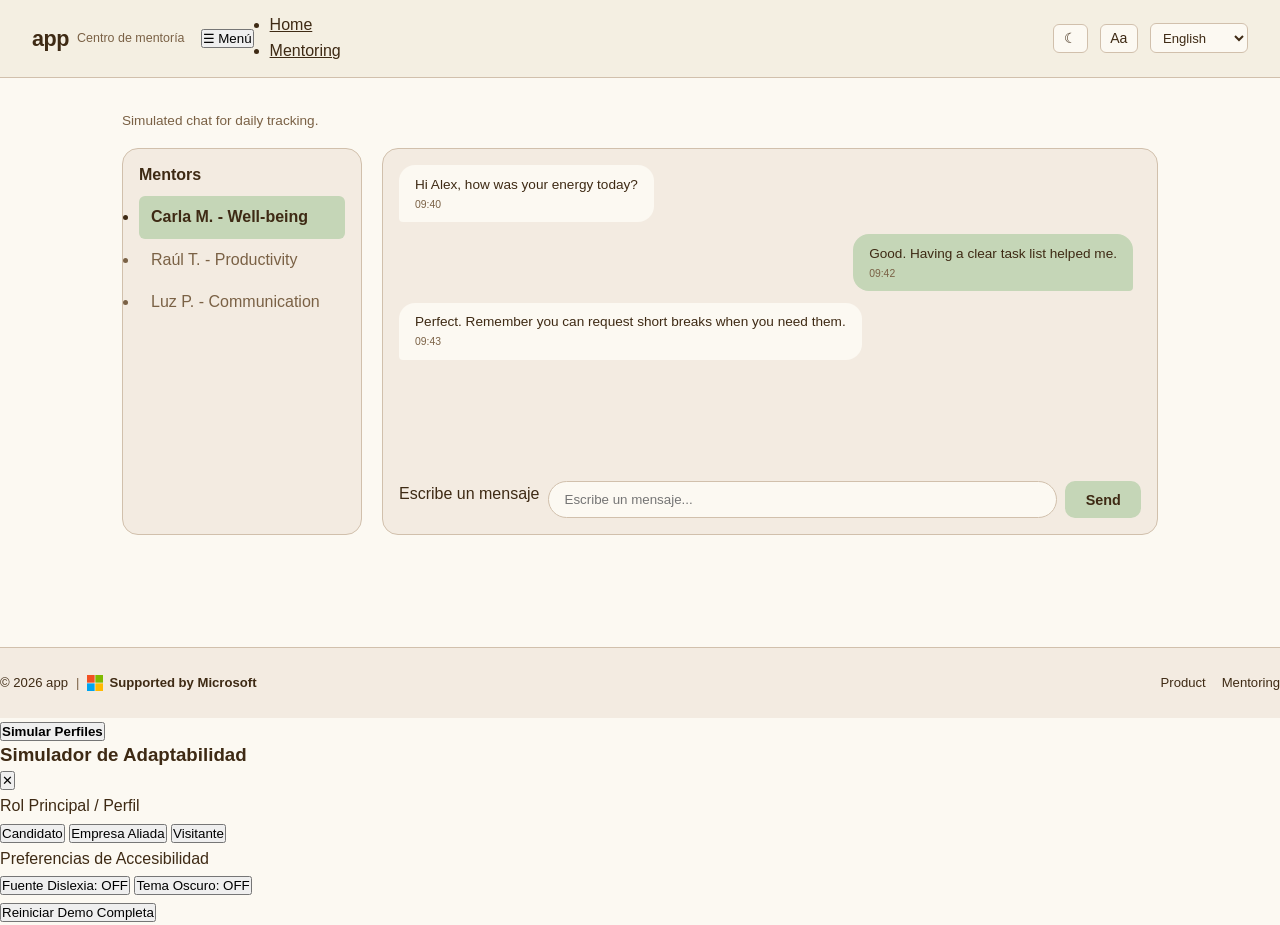
<file: pages/mentoring.html>
<!doctype html>
<html lang="es">
<head>
  <meta charset="utf-8" />
  <meta name="viewport" content="width=device-width, initial-scale=1" />
  <title>app</title>
  <meta name="description" content="Centro de mentoría con chat simulado." />
  <link rel="preconnect" href="https://fonts.googleapis.com" />
  <link rel="preconnect" href="https://fonts.gstatic.com" crossorigin />
  <link href="https://fonts.googleapis.com/css2?family=Atkinson+Hyperlegible:wght@400;700&display=swap" rel="stylesheet" />
  <link href="https://fonts.cdnfonts.com/css/opendyslexic" rel="stylesheet" />
  <link rel="stylesheet" href="../css/styles.css" />
  <script src="../js/bootstrap.js"></script>
</head>
<body>

  <header class="site-header">
    <a href="../index.html" class="brand brand-link" data-nav>
      <span class="brand-mark">app</span>
      <span class="brand-tag">Centro de mentoría</span>
    </a>
    <button class="nav-toggle" type="button" aria-expanded="false" aria-controls="site-nav" data-nav-toggle>
      ☰ Menú
    </button>
    <nav class="site-nav" id="site-nav" aria-label="Navegación principal">
      <ul class="nav-list">
        <li><a href="../index.html" data-nav data-i18n="nav.home">Inicio</a></li>
        <li><a href="mentoring.html" data-nav data-i18n="nav.mentoring" class="only-candidato">Mentoría</a></li>
      </ul>
    </nav>
    <div class="header-actions">
      <button id="theme-toggle" class="theme-toggle-btn" aria-label="Cambiar tema">☾</button>
      <button id="dyslexic-toggle" class="theme-toggle-btn" aria-label="Activar fuente para dislexia" aria-pressed="false">Aa</button>
      <div class="lang-selector">
        <select id="lang-select" class="lang-select" aria-label="Seleccionar idioma">
          <option value="es">Español</option>
          <option value="en">English</option>
          <option value="fr">Français</option>
          <option value="pt">Português</option>
        </select>
      </div>
    </div>
  </header>

  <main class="page">
    <div id="page-content">
      <section class="section" aria-labelledby="mentor-title">
        <div class="section-header">
          <p data-i18n="ment.desc">Chat simulado para seguimiento diario.</p>
        </div>
        <div class="mentor-layout">
          <aside class="mentor-list card" aria-label="Lista de mentores">
            <h2 data-i18n="ment.list.title">Mentores</h2>
            <ul class="clean-list">
              <li class="mentor-item is-active" data-i18n="ment.list.1">Carla M. - Bienestar</li>
              <li class="mentor-item" data-i18n="ment.list.2">Raúl T. - Productividad</li>
              <li class="mentor-item" data-i18n="ment.list.3">Luz P. - Comunicación</li>
            </ul>
          </aside>

          <section class="chat-panel card" aria-label="Chat con mentor">
            <div class="chat-thread" data-chat-thread aria-live="polite">
              <div class="message message-in">
                <p data-i18n="ment.chat.1">Hola Alex, ¿cómo estuvo tu energía hoy?</p>
                <span class="message-time">09:40</span>
              </div>
              <div class="message message-out">
                <p data-i18n="ment.chat.2">Bien. Me ayudó tener la lista de tareas clara.</p>
                <span class="message-time">09:42</span>
              </div>
              <div class="message message-in">
                <p data-i18n="ment.chat.3">Perfecto. Recuerda que puedes pedir pausas cortas cuando lo necesites.</p>
                <span class="message-time">09:43</span>
              </div>
            </div>
            <form class="chat-form" data-chat-form>
              <label class="visually-hidden" for="chat-input">Escribe un mensaje</label>
              <input id="chat-input" type="text" placeholder="Escribe un mensaje..." data-chat-input />
              <button class="btn btn-primary" type="submit" data-i18n="ment.chat.btn">Enviar</button>
            </form>
          </section>
        </div>
      </section>
    </div>
  </main>

  <footer class="site-footer" style="display:flex; justify-content:space-between; align-items:center; flex-wrap:wrap; gap:16px; padding: 24px 0; border-top: 1px solid var(--color-border); margin-top: 40px;">
    <div class="footer-meta" style="display:flex; align-items:center; gap:8px;">
      <span data-i18n="footer.meta">© 2026 app</span>
      <span style="color:var(--color-muted);">|</span>
      <span class="ms-badge" style="display:inline-flex; align-items:center; gap:6px; font-weight:600;">
        <svg width="16" height="16" viewBox="0 0 23 23" fill="none" xmlns="http://www.w3.org/2000/svg" aria-hidden="true">
          <path d="M0 0H11V11H0V0Z" fill="#F25022"/>
          <path d="M12 0H23V11H12V0Z" fill="#7FBA00"/>
          <path d="M0 12H11V23H0V12Z" fill="#00A4EF"/>
          <path d="M12 12H23V23H12V12Z" fill="#FFB900"/>
        </svg>
        <span data-i18n="footer.badge">Supported by Microsoft</span>
      </span>
    </div>
    <div class="footer-links" style="display:flex; gap:16px;">
      <a href="../index.html" data-nav data-i18n="footer.links.login" style="color:var(--color-ink); text-decoration:none;">Producto</a>
      <a href="mentoring.html" data-nav data-i18n="footer.links.mentoring" class="only-candidato" style="color:var(--color-ink); text-decoration:none;">Mentoría</a>
    </div>
  </footer>

  <script type="module" src="../js/main.js"></script>
</body>
</html>
</file>
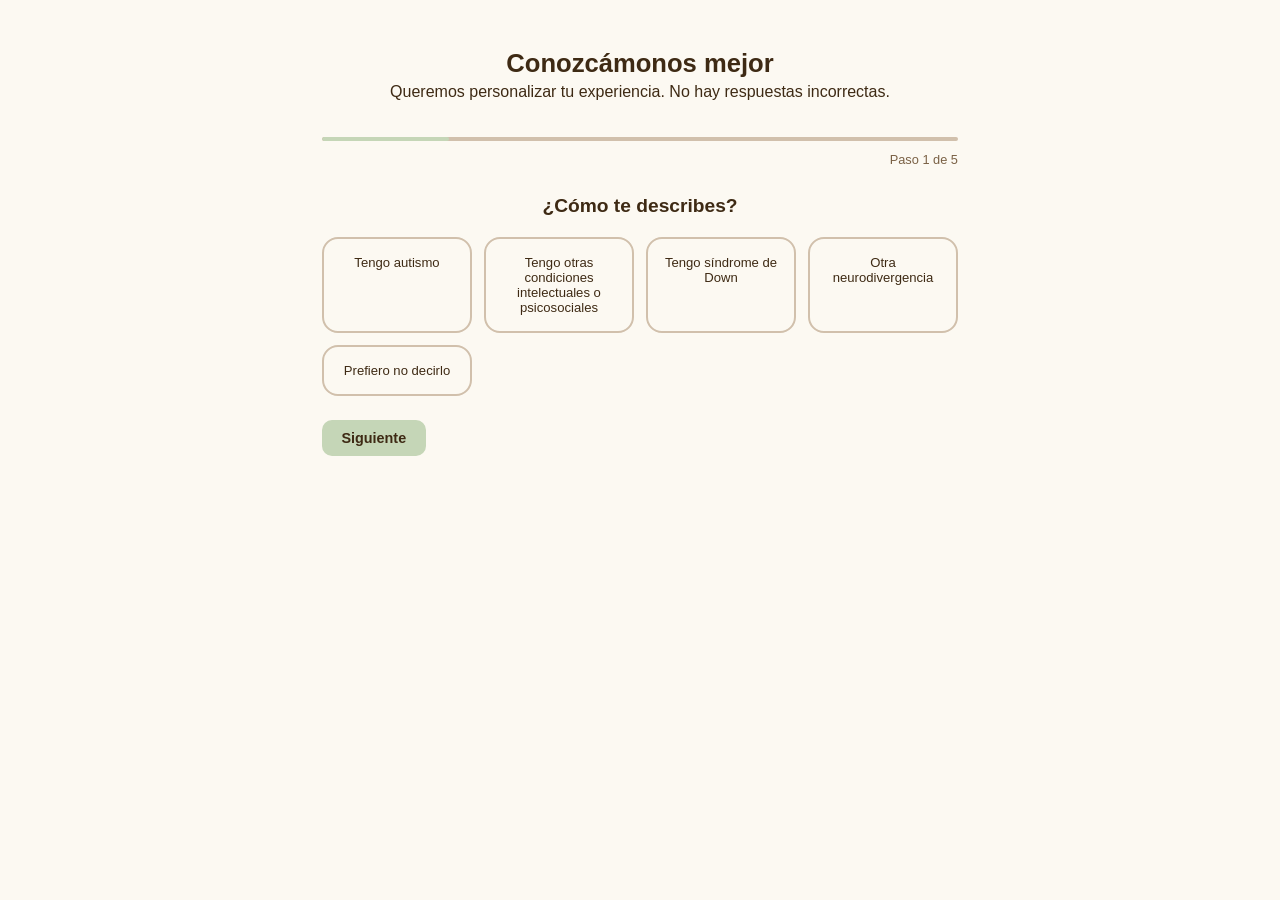
<file: pages/onboarding.html>
<!doctype html>
<html lang="es">
<head>
  <meta charset="utf-8" />
  <meta name="viewport" content="width=device-width, initial-scale=1" />
  <title>app · Cuestionario de onboarding</title>
  <meta name="description" content="Cuestionario para personalizar tu experiencia en la app según tus preferencias y necesidades." />
  <link rel="preconnect" href="https://fonts.googleapis.com" />
  <link rel="preconnect" href="https://fonts.gstatic.com" crossorigin />
  <link href="https://fonts.googleapis.com/css2?family=Atkinson+Hyperlegible:wght@400;700&display=swap" rel="stylesheet" />
  <link href="https://fonts.cdnfonts.com/css/opendyslexic" rel="stylesheet" />
  <link rel="stylesheet" href="../css/styles.css" />
  <script src="../js/bootstrap.js"></script>
</head>
<body>
  <main>
    <div id="page-content">
      <section class="onboarding-layout" id="onboarding-flow">
        <div class="onboarding-header">
          <h1 data-i18n="onboarding.title">Conozcámonos mejor</h1>
          <p data-i18n="onboarding.desc">Queremos personalizar tu experiencia. No hay respuestas incorrectas.</p>
        </div>

        <div class="onboarding-step-indicator">
          <div class="progress-bar-wrap">
            <div class="progress-bar" id="barra-progreso" style="width: 20%;"></div>
          </div>
          <div class="step-text" id="texto-paso">Paso 1 de 5</div>
        </div>

        <!-- Paso 1 -->
        <div class="step-container active" id="step-1" data-multi="false">
          <h2 class="step-title">¿Cómo te describes?</h2>
          <div class="options-grid" id="step1-opciones">
            <button type="button" class="opcion-card" data-value="autismo">Tengo autismo</button>
            <button type="button" class="opcion-card" data-value="otras_condiciones">Tengo otras condiciones intelectuales o psicosociales</button>
            <button type="button" class="opcion-card" data-value="down">Tengo síndrome de Down</button>
            <button type="button" class="opcion-card" data-value="otra">Otra neurodivergencia</button>
            <button type="button" class="opcion-card" data-value="prefiero_no_decirlo">Prefiero no decirlo</button>
          </div>
        </div>

        <!-- Paso 2 -->
        <div class="step-container" id="step-2" data-multi="false">
          <h2 class="step-title">¿Qué tipo de trabajo te interesa?</h2>
          <div class="options-grid" id="step2-opciones">
            <button type="button" class="opcion-card" data-value="tecnologia">Tecnología</button>
            <button type="button" class="opcion-card" data-value="arte">Arte y diseño</button>
            <button type="button" class="opcion-card" data-value="logistica">Logística</button>
            <button type="button" class="opcion-card" data-value="ambiente">Medio ambiente</button>
            <button type="button" class="opcion-card" data-value="atencion">Atención</button>
            <button type="button" class="opcion-card" data-value="manufactura">Manufactura</button>
          </div>
        </div>

        <!-- Paso 3 -->
        <div class="step-container" id="step-3" data-multi="false">
          <h2 class="step-title">¿Cómo prefieres trabajar?</h2>
          <div class="options-grid" id="step3-opciones">
            <button type="button" class="opcion-card" data-value="casa">Desde casa</button>
            <button type="button" class="opcion-card" data-value="oficina">En oficina</button>
            <button type="button" class="opcion-card" data-value="mixto">Mixto</button>
            <button type="button" class="opcion-card" data-value="nose">No sé aún</button>
          </div>
        </div>

        <!-- Paso 4 -->
        <div class="step-container" id="step-4" data-multi="false">
          <h2 class="step-title">¿Qué ambiente de trabajo te hace sentir mejor?</h2>
          <div class="options-grid" id="step4-opciones">
            <button type="button" class="opcion-card" data-value="silencioso">Silencioso</button>
            <button type="button" class="opcion-card" data-value="musica">Con música</button>
            <button type="button" class="opcion-card" data-value="equipo">En equipo</button>
            <button type="button" class="opcion-card" data-value="solo">Solo</button>
          </div>
        </div>

        <!-- Paso 5 -->
        <div class="step-container" id="step-5" data-multi="true">
          <h2 class="step-title">¿Qué habilidades tienes o quieres desarrollar? (selecciona hasta 3)</h2>
          <div class="options-grid" id="step5-opciones">
            <button type="button" class="opcion-card" data-value="computadores">Computadores</button>
            <button type="button" class="opcion-card" data-value="datos">Datos</button>
            <button type="button" class="opcion-card" data-value="dibujo">Dibujo</button>
            <button type="button" class="opcion-card" data-value="comunicacion">Comunicación</button>
            <button type="button" class="opcion-card" data-value="orden">Orden</button>
            <button type="button" class="opcion-card" data-value="detalle">Detalle</button>
          </div>
          <div class="selection-counter" id="skills-counter"></div>
        </div>

        <div class="onboarding-actions">
          <button id="btn-prev" class="btn btn-outline" style="display:none;">Atrás</button>
          <button id="btn-next" class="btn btn-primary">Siguiente</button>
        </div>
      </section>
    </div>
  </main>

  <script type="module" src="../js/onboarding.js"></script>
</body>
</html>
</file>
<file: css/styles.css>
/* ═══════════════════════════════════════════════════════════
   app · Design System v2
   Tokens → Base → Layout → Components → Pages → Utilities
   ═══════════════════════════════════════════════════════════ */

/* ─────────────────────────────────
   TOKENS / CSS VARIABLES
────────────────────────────────── */
:root, [data-color-scheme="coffee"] {
  /* Scheme 1: Coffee (Light) */
  --bg-primary:      #FCF9F2;
  --bg-secondary:    #F3EBE1;
  --color-ink:       #3E2A14;
  --color-muted:     #7A6145;
  --color-border:    #D1C0AC;
  --color-primary:   #C5D6B7;

  /* Buttons */
  --btn-primary-bg:    #C5D6B7;
  --btn-primary-text:  #3E2A14;
  --btn-primary-hover: #ADC09E;
  --btn-secondary-bg:  #E8C1B7;
  --btn-outline-border: #D1C0AC;

  /* Status */
  --color-success: #4a7c59;
  --color-error:   #a0442a;
  --color-warning: #8b6914;
  --color-info:    #4a5c8a;

  /* Radius & Shadow (kept) */
  --radius-sm:   6px;
  --radius-md:   10px;
  --radius-lg:   16px;
  --radius-xl:   24px;
  --radius-pill: 999px;
  --shadow-sm:  0 1px 3px rgba(74,51,17,0.08);
  --shadow-md:  0 4px 16px rgba(74,51,17,0.10);
  --shadow-lg:  0 8px 40px rgba(74,51,17,0.14);
  --shadow-xl:  0 24px 80px rgba(74,51,17,0.18);
  
  --t-fast: 0.15s ease;
  --t-std:  0.25s ease;
  --t-slow: 0.4s ease;
  
  --font-base-size: 16px;
  --font-family: 'Inter', 'Segoe UI', Tahoma, Verdana, sans-serif;
}

[data-color-scheme="coffee"][data-theme="dark"],
[data-theme="dark"]:not([data-color-scheme]) {
  /* Scheme 1: Coffee (Dark) */
  --bg-primary:      #312B26;
  --bg-secondary:    #403831;
  --color-ink:       #F2EBE1;
  --color-muted:     #CBBAB0;
  --color-border:    #5E5248;
  --color-primary:   #4A5A40;
  --btn-primary-bg:  #4A5A40;
  --btn-primary-text: #F2EBE1;
  --btn-primary-hover: #5A6A4E;
  --btn-secondary-bg: #634C45;
  --btn-outline-border: #5E5248;
}

[data-color-scheme="purple"] {
  /* Scheme 2: Purple (Light) */
  --bg-primary:      #F8F5FB;
  --bg-secondary:    #EFE8F5;
  --color-ink:       #2C1A3A;
  --color-muted:     #6A567A;
  --color-border:    #D2C4DF;
  --color-primary:   #BBA0D0;
  --btn-primary-bg:  #BBA0D0;
  --btn-primary-text: #2C1A3A;
  --btn-primary-hover: #A58BBA;
  --btn-secondary-bg: #E0C9D9;
  --btn-outline-border: #D2C4DF;
  --shadow-sm:  0 1px 3px rgba(44,26,58,0.08);
  --shadow-md:  0 4px 16px rgba(44,26,58,0.10);
  --shadow-lg:  0 8px 40px rgba(44,26,58,0.14);
  --shadow-xl:  0 24px 80px rgba(44,26,58,0.18);
}

[data-color-scheme="purple"][data-theme="dark"] {
  /* Scheme 2: Purple (Dark) */
  --bg-primary:      #2B2533;
  --bg-secondary:    #3A3245;
  --color-ink:       #F0EAF5;
  --color-muted:     #C8B9D6;
  --color-border:    #574B66;
  --color-primary:   #70558A;
  --btn-primary-bg:  #70558A;
  --btn-primary-text: #F0EAF5;
  --btn-primary-hover: #82649E;
  --btn-secondary-bg: #5C4155;
  --btn-outline-border: #574B66;
}

[data-color-scheme="mint"] {
  /* Scheme 3: Mint (Light) */
  --bg-primary:      #F2FAF8;
  --bg-secondary:    #E3F3EE;
  --color-ink:       #12332A;
  --color-muted:     #4A6E63;
  --color-border:    #BBE0D6;
  --color-primary:   #9BD2C2;
  --btn-primary-bg:  #9BD2C2;
  --btn-primary-text: #12332A;
  --btn-primary-hover: #83BDAD;
  --btn-secondary-bg: #BDE4D5;
  --btn-outline-border: #BBE0D6;
  --shadow-sm:  0 1px 3px rgba(18,51,42,0.08);
  --shadow-md:  0 4px 16px rgba(18,51,42,0.10);
  --shadow-lg:  0 8px 40px rgba(18,51,42,0.14);
  --shadow-xl:  0 24px 80px rgba(18,51,42,0.18);
}

[data-color-scheme="mint"][data-theme="dark"] {
  /* Scheme 3: Mint (Dark) */
  --bg-primary:      #1E2B27;
  --bg-secondary:    #2C3D37;
  --color-ink:       #E6F5F1;
  --color-muted:     #ABC7BE;
  --color-border:    #4B6B60;
  --color-primary:   #4A7C6B;
  --btn-primary-bg:  #4A7C6B;
  --btn-primary-text: #E6F5F1;
  --btn-primary-hover: #5A907E;
  --btn-secondary-bg: #325044;
  --btn-outline-border: #4B6B60;
}

/* ─── Dyslexia Font ─── */
[data-font="dyslexic"] { --font-family: 'OpenDyslexic', sans-serif; }

/* ─────────────────────────────────
   RESET & BASE
────────────────────────────────── */
*, *::before, *::after { box-sizing: border-box; margin: 0; padding: 0; }

html { scroll-behavior: smooth; }

body {
  background: var(--bg-primary);
  color: var(--color-ink);
  font-family: var(--font-family);
  font-size: var(--font-base-size);
  line-height: 1.65;
  transition: background var(--t-std), color var(--t-std);
  -webkit-font-smoothing: antialiased;
}

img, canvas { max-width: 100%; display: block; }
a { color: var(--color-ink); }
h1, h2, h3, h4 { color: var(--color-ink); line-height: 1.2; }
button { font-family: inherit; }
input, select, textarea { font-family: inherit; }

/* Screen-reader only */
.sr-only {
  position: absolute; width: 1px; height: 1px;
  padding: 0; margin: -1px; overflow: hidden;
  clip: rect(0,0,0,0); white-space: nowrap; border: 0;
}

/* ─────────────────────────────────
   ACCESSIBILITY
────────────────────────────────── */
body.font-size-1 { --font-base-size: 14px; }
body.font-size-2 { --font-base-size: 16px; }
body.font-size-3 { --font-base-size: 20px; }
body.hide-images img { opacity: 0 !important; }

/* ─────────────────────────────────
   HEADER (simplificado)
────────────────────────────────── */
.site-header {
  position: sticky; top: 0; z-index: 200;
  display: flex; align-items: center; gap: 1rem;
  justify-content: space-between;
  padding: 0.75rem 2rem;
  background: rgba(244, 238, 225, 0.92);
  border-bottom: 1px solid var(--color-border);
  backdrop-filter: blur(10px);
  -webkit-backdrop-filter: blur(10px);
  transition: background var(--t-std);
}
[data-theme="dark"] .site-header {
  background: rgba(59, 55, 50, 0.94);
}

.brand { text-decoration: none; display: flex; align-items: center; gap: 0.5rem; }
.brand-mark {
  font-size: 1.35rem; font-weight: 700;
  color: var(--color-ink); letter-spacing: -0.02em;
}
.brand-tag { font-size: 0.78rem; color: var(--color-muted); }

.header-actions {
  display: flex;
  align-items: center;
  gap: 0.75rem;
  margin-left: auto;
}

.lang-select {
  padding: 0.35rem 0.5rem;
  border: 1px solid var(--color-border);
  border-radius: var(--radius-sm);
  background: var(--bg-primary);
  color: var(--color-ink);
  font-size: 0.82rem;
  cursor: pointer;
  transition: border-color var(--t-fast);
}
.lang-select:hover { border-color: var(--clr-bark-mid); }

.theme-switch-btn {
  position: relative;
  display: inline-flex;
  align-items: center;
  justify-content: space-between;
  width: 50px;
  height: 26px;
  padding: 0;
  border: 1px solid var(--color-border);
  border-radius: var(--radius-pill);
  background: var(--bg-secondary);
  color: var(--color-muted);
  cursor: pointer;
  transition: background var(--t-std), border-color var(--t-fast);
}

.theme-switch-btn::after {
  content: '';
  position: absolute;
  top: 2px;
  left: 2px;
  width: 20px;
  height: 20px;
  background: var(--color-ink);
  border-radius: 50%;
  transition: transform var(--t-std) cubic-bezier(0.4, 0, 0.2, 1);
}

.theme-switch-btn[aria-pressed="true"]::after {
  transform: translateX(24px);
}
.theme-switch-btn:hover { border-color: var(--color-ink); }

.theme-toggle-btn {
  padding: 0.35rem 0.6rem;
  border: 1px solid var(--color-border);
  border-radius: var(--radius-sm);
  background: var(--bg-primary);
  color: var(--color-ink);
  cursor: pointer;
  font-size: 0.88rem;
  transition: background var(--t-fast), border-color var(--t-fast);
}
.theme-toggle-btn:hover { background: var(--bg-secondary); }
.theme-toggle-btn[aria-pressed="true"] {
  background: var(--btn-primary-bg);
  border-color: var(--btn-primary-bg);
}
.theme-toggle-hidden { display: none !important; }

/* ─────────────────────────────────
   BUTTONS
────────────────────────────────── */
.btn {
  display: inline-flex; align-items: center; justify-content: center;
  gap: 0.5rem; padding: 0.55rem 1.15rem;
  border-radius: var(--radius-md); border: 1.5px solid transparent;
  font-size: 0.9rem; font-weight: 600; cursor: pointer;
  text-decoration: none; white-space: nowrap;
  transition: background var(--t-fast), border-color var(--t-fast),
              transform 0.1s, box-shadow var(--t-fast), color var(--t-fast);
}
.btn:active { transform: scale(0.97); }
.btn:disabled, .btn[aria-disabled="true"] { opacity: 0.48; cursor: not-allowed; pointer-events: none; }
.btn.is-loading { cursor: wait; }

.btn-primary { background: var(--btn-primary-bg); color: var(--btn-primary-text); border-color: transparent; }
.btn-primary:hover { background: var(--btn-primary-hover); box-shadow: var(--shadow-sm); }

.btn-secondary { background: var(--btn-secondary-bg); color: var(--color-ink); }
.btn-secondary:hover { opacity: 0.88; }

.btn-outline {
  background: transparent; border-color: var(--btn-outline-border); color: var(--color-ink);
}
.btn-outline:hover { background: var(--bg-secondary); }

.btn-ghost { background: transparent; border-color: transparent; color: var(--color-ink); }
.btn-ghost:hover { background: var(--bg-secondary); }

.btn-soft { background: var(--bg-secondary); color: var(--color-ink); border-color: var(--color-border); }
.btn-soft:hover { border-color: var(--btn-primary-bg); }

.btn-google {
  background: var(--bg-primary); border-color: var(--color-border); color: var(--color-ink);
}
.btn-google:hover { background: var(--bg-secondary); }

.btn-full { width: 100%; }
.btn-sm { padding: 0.3rem 0.75rem; font-size: 0.82rem; border-radius: var(--radius-sm); }
.btn-lg { padding: 0.85rem 2rem; font-size: 1rem; border-radius: var(--radius-lg); }

/* ─────────────────────────────────
   CARD
────────────────────────────────── */
.card {
  background: var(--bg-secondary);
  border: 1px solid var(--color-border);
  border-radius: var(--radius-lg);
  padding: 1.5rem;
}

/* ─────────────────────────────────
   HERO (LANDING)
────────────────────────────────── */
.hero-landing {
  display: grid;
  grid-template-columns: 1fr 1fr;
  gap: 2rem;
  align-items: center;
  min-height: 88vh;
  max-width: 1200px;
  margin: 0 auto;
  padding: 5rem 2rem 3rem;
}

.hero-inner { display: flex; flex-direction: column; }

.hero-badge {
  display: inline-flex; align-items: center; gap: 0.4rem;
  padding: 0.38rem 1rem;
  background: var(--color-primary);
  border-radius: var(--radius-pill);
  font-size: 0.8rem; font-weight: 600;
  margin-bottom: 1.5rem;
  width: fit-content;
  animation: fadeSlideUp 0.6s ease both;
}

.hero-inner h1 {
  font-size: clamp(2rem, 4vw, 3rem);
  font-weight: 700; letter-spacing: -0.03em; line-height: 1.15;
  margin-bottom: 1rem;
  animation: fadeSlideUp 0.6s 0.1s ease both;
}

.hero-sub {
  font-size: 1.1rem; color: var(--color-muted);
  margin-bottom: 2.5rem; max-width: 480px;
  animation: fadeSlideUp 0.6s 0.2s ease both;
}

.hero-cta {
  display: flex; gap: 0.75rem; flex-wrap: wrap;
  animation: fadeSlideUp 0.6s 0.3s ease both;
}

/* Hero visual */
.hero-visual {
  position: relative; height: 420px;
  display: flex; align-items: center; justify-content: center;
}

.hero-blob {
  position: absolute; inset: 5%;
  background: radial-gradient(ellipse at 60% 35%, var(--clr-sage) 0%, transparent 55%),
              radial-gradient(ellipse at 35% 70%, var(--clr-blush) 0%, transparent 55%);
  border-radius: 50%;
  opacity: 0.6;
  animation: blobPulse 8s ease-in-out infinite;
}

@keyframes floatA {
  0%, 100% { transform: translateY(0px) rotate(-1deg); }
  50% { transform: translateY(-18px) rotate(1deg); }
}
@keyframes floatB {
  0%, 100% { transform: translateY(-6px) rotate(1deg); }
  50% { transform: translateY(12px) rotate(-1deg); }
}
@keyframes blobPulse {
  0%, 100% { transform: scale(1) rotate(0deg); }
  33% { transform: scale(1.05) rotate(3deg); }
  66% { transform: scale(0.97) rotate(-2deg); }
}
@keyframes fadeSlideUp {
  from { opacity: 0; transform: translateY(20px); }
  to   { opacity: 1; transform: translateY(0); }
}

/* ─────────────────────────────────
   INFO SECTION
────────────────────────────────── */
.info-section {
  max-width: 1200px;
  margin: 0 auto 5rem;
  padding: 0 2rem;
}
.info-grid {
  display: grid;
  grid-template-columns: 1fr;
  gap: 1.5rem;
}
.info-card {
  background: var(--bg-secondary);
  border: 1px solid var(--color-border);
  border-radius: var(--radius-xl);
  padding: 2.25rem 2.5rem;
  transition: box-shadow var(--t-std), transform var(--t-std), border-color var(--t-std);
  display: flex;
  flex-direction: column;
  gap: 0.75rem;
}
.info-card:hover {
  box-shadow: var(--shadow-md);
  transform: translateY(-3px);
  border-color: var(--btn-primary-bg);
}
.info-card h2 {
  font-size: 1.3rem;
  font-weight: 700;
  margin-bottom: 0;
  color: var(--color-ink);
}
.info-card p {
  font-size: 0.95rem;
  color: var(--color-muted);
  line-height: 1.75;
}

@media (min-width: 768px) {
  .info-card {
    flex-direction: row;
    align-items: flex-start;
    gap: 3rem;
  }
  .info-card h2 {
    flex: 0 0 250px;
    font-size: 1.4rem;
  }
  .info-card p {
    flex: 1;
    margin: 0;
  }
}

/* ─────────────────────────────────
   HOW IT WORKS (sin flechas)
────────────────────────────────── */
.how-section {
  background: var(--bg-secondary);
  border-top: 1px solid var(--color-border);
  border-bottom: 1px solid var(--color-border);
  padding: 5rem 2rem;
}
.how-inner { max-width: 900px; margin: 0 auto; text-align: center; }

.section-heading { font-size: clamp(1.5rem, 3vw, 2rem); font-weight: 700; margin-bottom: 0.5rem; }
.section-sub { color: var(--color-muted); margin-bottom: 3rem; font-size: 0.95rem; }

.steps-row {
  display: flex; align-items: center; justify-content: center;
  gap: 1.5rem; flex-wrap: wrap;
}
.step-item { flex: 1; min-width: 180px; max-width: 240px; text-align: center; }
.step-number {
  width: 56px; height: 56px; border-radius: 50%;
  background: var(--color-primary); color: var(--color-ink);
  font-size: 1.35rem; font-weight: 700;
  display: inline-flex; align-items: center; justify-content: center;
  margin-bottom: 1rem; box-shadow: var(--shadow-sm);
}
.step-item h3 { font-size: 1rem; font-weight: 700; margin-bottom: 0.4rem; }
.step-item p { font-size: 0.85rem; color: var(--color-muted); }

/* ─────────────────────────────────
   FOOTER (LANDING)
────────────────────────────────── */
.site-footer-main {
  background: var(--bg-secondary);
  border-top: 1px solid var(--color-border);
  padding: 3rem 2rem 0;
}
.footer-inner {
  max-width: 1200px; margin: 0 auto;
  display: grid;
  grid-template-columns: 2fr 1fr 1fr auto;
  gap: 2.5rem; padding-bottom: 2rem;
}
.footer-brand .brand-mark { font-size: 1.3rem; font-weight: 700; display: block; margin-bottom: 0.5rem; }
.footer-brand p { font-size: 0.82rem; color: var(--color-muted); max-width: 220px; line-height: 1.6; }
.footer-links-col { display: flex; flex-direction: column; gap: 0.6rem; }
.footer-links-col h4 { font-size: 0.82rem; font-weight: 700; margin-bottom: 0.2rem; text-transform: uppercase; letter-spacing: 0.06em; }
.footer-links-col a { font-size: 0.85rem; color: var(--color-muted); text-decoration: none; transition: color var(--t-fast); }
.footer-links-col a:hover { color: var(--color-ink); }
.footer-badge { display: flex; align-items: center; gap: 0.5rem; font-size: 0.8rem; color: var(--color-muted); align-self: flex-start; }
.footer-copy {
  max-width: 1200px; margin: 0 auto;
  padding: 1.25rem 0;
  border-top: 1px solid var(--color-border);
  font-size: 0.8rem; color: var(--color-muted); text-align: center;
}

/* Inner page footer */
.site-footer {
  display: flex; justify-content: space-between; align-items: center;
  flex-wrap: wrap; gap: 1rem;
  padding: 1.5rem 2rem;
  border-top: 1px solid var(--color-border);
  margin-top: 2.5rem;
  background: var(--bg-secondary);
  font-size: 0.82rem;
}
.ms-badge { display: inline-flex; align-items: center; gap: 6px; font-weight: 600; font-size: 0.82rem; }
.footer-links { display: flex; gap: 1rem; }
.footer-links a { color: var(--color-ink); text-decoration: none; transition: opacity var(--t-fast); }
.footer-links a:hover { opacity: 0.7; }

/* ─────────────────────────────────
   MODAL (más grande: 90vw/90vh)
────────────────────────────────── */
.modal-overlay {
  position: fixed; inset: 0; z-index: 1000;
  display: flex; align-items: center; justify-content: center;
  padding: 2rem;
  background: rgba(74, 51, 17, 0.22);
  backdrop-filter: blur(8px);
  -webkit-backdrop-filter: blur(8px);
  animation: overlayIn 0.2s ease;
}
.modal-overlay[hidden] { display: none !important; }

@keyframes overlayIn {
  from { opacity: 0; }
  to   { opacity: 1; }
}

.modal-glass {
  position: relative;
  background: rgba(253, 251, 247, 0.96);
  backdrop-filter: blur(24px);
  -webkit-backdrop-filter: blur(24px);
  border: 1px solid rgba(255,255,255,0.5);
  border-radius: var(--radius-xl);
  box-shadow: var(--shadow-xl);
  width: 100%;
  max-width: 90vw;
  max-height: 90vh;
  overflow-y: auto;
  padding: 2rem 2rem 2.5rem;
  animation: modalIn 0.3s cubic-bezier(0.34, 1.56, 0.64, 1);
  scrollbar-width: thin;
}
[data-theme="dark"] .modal-glass {
  background: rgba(45, 42, 38, 0.96);
  border-color: rgba(82,71,60,0.5);
}
@keyframes modalIn {
  from { opacity: 0; transform: scale(0.88) translateY(24px); }
  to   { opacity: 1; transform: scale(1) translateY(0); }
}

.modal-close-btn {
  position: absolute; top: 1rem; right: 1rem;
  width: 30px; height: 30px;
  border-radius: 50%;
  border: 1px solid var(--color-border);
  background: var(--bg-secondary);
  color: var(--color-muted); cursor: pointer;
  display: flex; align-items: center; justify-content: center;
  font-size: 0.85rem;
  transition: background var(--t-fast), color var(--t-fast);
}
.modal-close-btn:hover { background: var(--btn-secondary-bg); color: var(--color-ink); }

/* Tabs */
.modal-tabs {
  display: flex; gap: 0;
  background: var(--bg-secondary);
  border-radius: var(--radius-lg); padding: 0.2rem;
  margin-bottom: 2rem;
}
.modal-tab {
  flex: 1; padding: 0.55rem;
  border-radius: var(--radius-md);
  border: none; background: none;
  font-size: 0.88rem; font-weight: 500;
  color: var(--color-muted); cursor: pointer;
  transition: background var(--t-fast), color var(--t-fast), box-shadow var(--t-fast);
}
.modal-tab.active {
  background: var(--bg-primary); color: var(--color-ink);
  box-shadow: var(--shadow-sm);
}

/* Panels */
.modal-panel { display: none; }
.modal-panel.active { display: block; }

.modal-header { margin-bottom: 1.25rem; }
.modal-header h2 {
  font-size: 1.5rem;
  font-weight: 700;
  margin-bottom: 0.25rem;
  color: var(--color-ink);
}
.modal-header p {
  font-size: 0.9rem;
  color: var(--color-muted);
}

/* ─── Wizard ─── */
.wizard-progress {
  display: flex; align-items: center; gap: 0; margin-bottom: 1.5rem;
}
.prog-dot {
  width: 28px; height: 28px; border-radius: 50%;
  background: var(--bg-secondary); border: 2px solid var(--color-border);
  display: flex; align-items: center; justify-content: center;
  font-size: 0.7rem; font-weight: 700; color: var(--color-muted);
  transition: background var(--t-std), border-color var(--t-std), color var(--t-std);
  flex-shrink: 0;
}
.prog-dot.active {
  background: var(--btn-primary-bg);
  border-color: var(--btn-primary-bg);
  color: var(--btn-primary-text);
}
.prog-line { flex: 1; height: 2px; background: var(--color-border); }

.wizard-step { display: none; }
.wizard-step.active { display: block; }

/* ─── Role Cards (sin emojis) ─── */
.role-cards { display: flex; flex-direction: column; gap: 0.75rem; margin-bottom: 1.25rem; }

.role-card {
  display: flex; align-items: center; gap: 1rem;
  padding: 1rem 1.25rem;
  border: 2px solid var(--color-border);
  border-radius: var(--radius-lg);
  background: var(--bg-primary);
  cursor: pointer; text-align: left;
  transition: border-color var(--t-fast), background var(--t-fast), box-shadow var(--t-fast);
  width: 100%;
}
.role-card:hover { border-color: var(--btn-primary-bg); background: var(--bg-secondary); }
.role-card.selected {
  border-color: var(--btn-primary-bg); background: var(--bg-secondary);
  box-shadow: 0 0 0 3px rgba(200,223,192,0.35);
}
.role-icon { font-size: 1rem; flex-shrink: 0; visibility: hidden; width: 0; }
.role-card div { display: flex; flex-direction: column; gap: 0.15rem; }
.role-card strong {
  font-size: 0.95rem;
  font-weight: 700;
  color: var(--color-ink);
}
.role-card span {
  font-size: 0.8rem;
  color: var(--color-muted);
}

/* ─── Auth Form & Fields ─── */
.auth-form { display: flex; flex-direction: column; gap: 0; }
.auth-divider {
  text-align: center; font-size: 0.8rem; color: var(--color-muted);
  margin: 0.875rem 0; position: relative;
}
.auth-divider::before, .auth-divider::after {
  content: ''; position: absolute; top: 50%;
  width: 35%; height: 1px; background: var(--color-border);
}
.auth-divider::before { left: 0; } .auth-divider::after { right: 0; }

.demo-row { display: flex; gap: 0.5rem; margin-bottom: 0.875rem; }

.field {
  display: flex;
  flex-direction: column;
  gap: 0.3rem;
  margin-bottom: 1.2rem;
}
.field label {
  font-size: 0.83rem;
  font-weight: 600;
  color: var(--color-ink);
}
.field input, .field textarea, .field select {
  padding: 0.8rem 1rem;
  border: 1.5px solid var(--color-border);
  border-radius: var(--radius-md);
  background: var(--bg-primary);
  color: var(--color-ink);
  font-size: 1rem;
  width: 100%;
  transition: border-color var(--t-fast), box-shadow var(--t-fast);
}
.field input::placeholder,
.field textarea::placeholder {
  color: var(--color-muted);
  opacity: 0.7;
}
.field input:focus, .field textarea:focus, .field select:focus {
  outline: none;
  border-color: var(--btn-primary-bg);
  box-shadow: 0 0 0 3px rgba(200,223,192,0.3);
}
.field input.error { border-color: var(--color-error); }
.field input.success { border-color: var(--color-success); }

.input-wrap { position: relative; }
.pass-input { padding-right: 4.5rem !important; }
.eye-btn {
  position: absolute; right: 0.5rem; top: 50%;
  transform: translateY(-50%);
  background: none; border: none; cursor: pointer;
  color: var(--color-muted); padding: 0.25rem;
  display: flex; align-items: center; gap: 0.2rem; font-size: 0.75rem;
  transition: color var(--t-fast);
}
.eye-btn:hover { color: var(--color-ink); }
.eye-svg { width: 16px; height: 16px; }

.strength-bar-wrap {
  height: 3px; background: var(--color-border);
  border-radius: var(--radius-pill); margin-top: 0.4rem; overflow: hidden;
}
.strength-bar {
  height: 100%; width: 0%;
  border-radius: var(--radius-pill);
  transition: width 0.3s, background 0.3s;
}
.strength-label {
  font-size: 0.75rem;
  color: var(--color-muted);
  margin-top: 0.2rem;
  min-height: 1em;
}

.auth-hint { text-align: center; font-size: 0.8rem; color: var(--color-muted); margin-top: 1rem; }
.auth-hint a { color: var(--color-ink); font-weight: 700; text-decoration: none; }
.auth-hint a:hover { text-decoration: underline; }

.ms-status {
  padding: 0.5rem 0.75rem; border-radius: var(--radius-md);
  font-size: 0.82rem; margin-bottom: 0.75rem;
  color: var(--color-ink);
}
.ms-status[hidden] { display: none; }
.msg-success { background: rgba(74,124,89,0.12); color: var(--color-success); }
.msg-error   { background: rgba(160,68,42,0.12); color: var(--color-error); }
.msg-info    { background: rgba(74,92,138,0.12); color: var(--color-info); }

.btn-row { display: flex; gap: 0.75rem; }
.btn-row .btn:first-child { flex: 0 0 auto; }
.btn-row .btn:last-child { flex: 1; }

/* ─── 4 Axes + Radar (diagrama más grande) ─── */
.axes-split {
  display: grid;
  grid-template-columns: 1fr 1.2fr;
  gap: 2rem;
  align-items: center;
}
.axes-controls { display: flex; flex-direction: column; gap: 0.85rem; }
.axis-group { display: flex; flex-direction: column; gap: 0.15rem; }
.axis-group label { font-size: 0.8rem; font-weight: 700; color: var(--color-ink); }
.axis-group small { font-size: 0.72rem; color: var(--color-muted); }
.slider-row { display: flex; align-items: center; gap: 0.5rem; }
.slider-row input[type="range"] { flex: 1; accent-color: var(--btn-primary-bg); }
.axis-value { font-size: 0.75rem; font-weight: 800; color: var(--btn-primary-bg); min-width: 1.5ch; text-align: right; }
.axes-chart {
  display: flex;
  align-items: center;
  justify-content: center;
  min-height: 400px;
}
.axes-chart canvas {
  max-width: min(400px, 60vw);
  max-height: 400px;
  width: auto;
  height: auto;
}

/* ─── Verification ─── */
.verification-screen { text-align: center; padding: 0.5rem 0; }
.verify-icon { font-size: 1rem; margin-bottom: 0.875rem; visibility: hidden; }
.verification-screen h2 { margin-bottom: 0.5rem; color: var(--color-ink); }
.verification-screen p { color: var(--color-muted); margin-bottom: 1.25rem; font-size: 0.9rem; }
.verify-tips {
  background: var(--bg-secondary); border: 1px solid var(--color-border);
  border-radius: var(--radius-md); padding: 0.875rem;
  margin-bottom: 1.25rem; font-size: 0.82rem; color: var(--color-muted);
}

/* ─────────────────────────────────
   INNER PAGES — LAYOUT
────────────────────────────────── */
.page { max-width: 1100px; margin: 0 auto; padding: 2rem; }

.section { margin-bottom: 2.5rem; }
.section-header { margin-bottom: 1rem; }
.section-header h2 { font-size: 1.15rem; font-weight: 700; margin-bottom: 0.2rem; color: var(--color-ink); }
.section-header p { font-size: 0.85rem; color: var(--color-muted); }

.grid { display: grid; gap: 1rem; }
.grid-3 { grid-template-columns: repeat(auto-fit, minmax(200px, 1fr)); }

.chip {
  display: inline-flex; align-items: center;
  padding: 0.18rem 0.6rem;
  background: var(--color-primary);
  border-radius: var(--radius-pill);
  font-size: 0.75rem; font-weight: 600;
  color: var(--color-ink);
}
.chip-soft { background: var(--bg-secondary); border: 1px solid var(--color-border); }
.chip-success { background: rgba(74,124,89,0.15); color: var(--color-success); }

.tag-row { display: flex; gap: 0.4rem; flex-wrap: wrap; margin-top: 0.4rem; }

.eyebrow {
  font-size: 0.75rem; font-weight: 700; color: var(--color-muted);
  text-transform: uppercase; letter-spacing: 0.08em; margin-bottom: 0.3rem;
}

/* ─── Dashboard Hero ─── */
.dashboard-hero {
  display: flex; justify-content: space-between; align-items: center;
  flex-wrap: wrap; gap: 1rem;
  padding: 2rem; margin-bottom: 2rem;
  background: var(--bg-secondary);
  border: 1px solid var(--color-border);
  border-radius: var(--radius-xl);
}
.dashboard-hero h1 { font-size: 1.5rem; font-weight: 700; color: var(--color-ink); }
.hero-actions { display: flex; gap: 0.5rem; flex-wrap: wrap; }
.hint { font-size: 0.75rem; color: var(--color-muted); margin-top: 0.3rem; }

/* ─── Stepper / Onboarding card ─── */
.onboarding-card { padding: 1.5rem; }
.stepper { list-style: none; display: flex; flex-direction: column; gap: 0.5rem; margin-top: 1rem; padding: 0; }
.stepper-step {
  padding: 0.45rem 1rem 0.45rem 2rem;
  border-radius: var(--radius-md);
  font-size: 0.88rem; color: var(--color-muted);
  position: relative;
}
.stepper-step::before { content: '○'; position: absolute; left: 0.5rem; font-size: 0.8rem; }
.stepper-step.is-complete { color: var(--color-success); }
.stepper-step.is-complete::before { content: '✓'; }
.stepper-step.is-active { color: var(--color-ink); font-weight: 600; }
.stepper-step.is-active::before { content: '●'; }
.instruction-text { font-size: 0.88rem; line-height: 1.7; color: var(--color-muted); margin-bottom: 0.75rem; }

/* ─── Task Board ─── */
.task-board { display: flex; flex-direction: column; gap: 0.75rem; }
.task-card {
  display: flex; align-items: center; justify-content: space-between;
  gap: 1rem; flex-wrap: wrap;
}
.task-card progress {
  display: block; width: 100%; height: 4px;
  margin-top: 0.4rem; border-radius: var(--radius-pill);
  accent-color: var(--btn-primary-bg);
}
.task-card h3 { font-size: 0.93rem; font-weight: 600; color: var(--color-ink); }
.task-card p { font-size: 0.8rem; color: var(--color-muted); }
.task-card.is-complete { opacity: 0.5; }

/* ─── Skills ─── */
.skill-card { text-align: center; }
.skill-meter {
  height: 6px; background: var(--color-border);
  border-radius: var(--radius-pill); margin: 0.5rem 0;
  overflow: hidden; position: relative;
}
.skill-meter::after {
  content: ''; position: absolute; top: 0; left: 0;
  height: 100%; width: calc(var(--level, 0) * 100%);
  background: var(--btn-primary-bg);
  border-radius: var(--radius-pill); transition: width 0.8s ease;
}
.skill-note { font-size: 0.78rem; color: var(--color-muted); }

/* ─── Match Cards ─── */
.match-score { font-size: 0.78rem; font-weight: 700; color: var(--color-success); margin-bottom: 0.3rem; }

/* ─── Chart ─── */
.chart {
  height: 80px; background: var(--bg-primary);
  border-radius: var(--radius-md); margin-top: 0.5rem;
  display: flex; align-items: flex-end; gap: 5px; padding: 0.5rem;
  overflow: hidden;
}
/* ─── Guide ─── */
.guide-output {
  min-height: 60px; padding: 0.75rem;
  background: var(--bg-primary); border-radius: var(--radius-md);
  margin-top: 0.75rem; font-size: 0.85rem; color: var(--color-muted);
  white-space: pre-line; line-height: 1.7;
}

/* ─────────────────────────────────
   ROLE VISIBILITY
────────────────────────────────── */
[data-user-type="candidato"] .only-empresa { display: none !important; }
[data-user-type="empresa"]   .only-candidato { display: none !important; }

/* ─────────────────────────────────
   AUTH PAGES (pages/login register)
────────────────────────────────── */
.auth-page .page { max-width: 520px; padding-top: 3rem; }
.auth-card-stack { display: flex; flex-direction: column; gap: 1rem; }
.auth-card { background: var(--bg-secondary); border: 1px solid var(--color-border); border-radius: var(--radius-xl); padding: 2rem; }
.auth-header { margin-bottom: 1.25rem; }
.auth-header h2 { font-size: 1.3rem; font-weight: 700; color: var(--color-ink); }
.auth-header p { font-size: 0.88rem; color: var(--color-muted); }
.auth-provider { margin-bottom: 0.75rem; }
.auth-separator {
  text-align: center; font-size: 0.8rem; color: var(--color-muted);
  margin: 0.875rem 0; position: relative;
}
.auth-separator::before, .auth-separator::after {
  content: ''; position: absolute; top: 50%;
  width: 35%; height: 1px; background: var(--color-border);
}
.auth-separator::before { left: 0; } .auth-separator::after { right: 0; }

/* Register wizard (in pages/register.html) */
.reg-step { display: none; }
.reg-step.active { display: block; }
.register-progress { display: flex; gap: 0.4rem; margin-bottom: 1.25rem; }
.prog-step { flex: 1; height: 4px; background: var(--color-border); border-radius: var(--radius-pill); transition: background 0.3s; }
.prog-step.active { background: var(--btn-primary-bg); }
.role-card-content { display: flex; flex-direction: column; gap: 0.1rem; }
.role-card-title { font-size: 0.9rem; font-weight: 600; color: var(--color-ink); }
.role-card-desc { font-size: 0.8rem; color: var(--color-muted); }
.wizard-header { margin-bottom: 1.25rem; }
.wizard-desc { font-size: 0.88rem; color: var(--color-muted); }
.field-row { display: grid; grid-template-columns: 1fr 1fr; gap: 0.75rem; }
.verification-desc { color: var(--color-muted); margin-bottom: 1rem; }
.verification-icon { font-size: 1rem; margin-bottom: 0.75rem; visibility: hidden; }
.verification-tips ul { list-style: none; padding: 0; display: flex; flex-direction: column; gap: 0.4rem; }
.verification-tips li { font-size: 0.82rem; color: var(--color-muted); }
.verification-screen { text-align: center; }

/* ─────────────────────────────────
   ONBOARDING PAGE
────────────────────────────────── */
.onboarding-layout { max-width: 700px; margin: 2rem auto; padding: 1rem 2rem; }
.onboarding-header { text-align: center; margin-bottom: 2rem; }
.onboarding-header h1 { font-size: 1.6rem; font-weight: 700; color: var(--color-ink); }
.onboarding-step-indicator { margin-bottom: 1.5rem; }
.progress-bar-wrap { height: 4px; background: var(--color-border); border-radius: var(--radius-pill); margin-bottom: 0.5rem; overflow: hidden; }
.progress-bar { height: 100%; background: var(--btn-primary-bg); border-radius: var(--radius-pill); transition: width 0.4s ease; }
.step-text { font-size: 0.8rem; color: var(--color-muted); text-align: right; }
.step-container { display: none; }
.step-container.active { display: block; }
.step-title { font-size: 1.2rem; font-weight: 700; margin-bottom: 1.25rem; text-align: center; color: var(--color-ink); }
.options-grid { display: grid; grid-template-columns: repeat(auto-fit, minmax(140px, 1fr)); gap: 0.75rem; margin-bottom: 1.5rem; }
.opcion-card {
  display: flex; flex-direction: column; align-items: center; gap: 0.5rem;
  padding: 1rem; border: 2px solid var(--color-border);
  border-radius: var(--radius-lg); background: var(--bg-primary);
  cursor: pointer; font-size: 0.82rem; text-align: center;
  transition: border-color var(--t-fast), background var(--t-fast);
  color: var(--color-ink);
}
.opcion-card:hover, .opcion-card.selected { border-color: var(--btn-primary-bg); background: var(--bg-secondary); }
.opcion-card .emoji { display: none; }
.onboarding-actions { display: flex; gap: 0.75rem; margin-top: 1.5rem; }

/* ─────────────────────────────────
   MENTORING
────────────────────────────────── */
.mentor-layout {
  display: grid;
  grid-template-columns: minmax(180px, 240px) 1fr;
  gap: 20px;
}
.mentor-list { background: var(--bg-secondary); border-radius: var(--radius-lg); padding: 1rem; }
.mentor-list h2 { font-size: 1rem; margin-bottom: 0.75rem; color: var(--color-ink); }
.mentor-item {
  padding: 0.5rem 0.75rem;
  border-radius: var(--radius-sm);
  cursor: pointer;
  color: var(--color-muted);
  transition: background var(--t-fast), color var(--t-fast);
}
.mentor-item.is-active {
  background: var(--color-primary);
  color: var(--color-ink);
  font-weight: 600;
}
.chat-panel {
  background: var(--bg-secondary);
  border-radius: var(--radius-lg);
  padding: 1rem;
  display: flex;
  flex-direction: column;
  gap: 1rem;
}
.chat-thread {
  min-height: 300px;
  max-height: 400px;
  overflow-y: auto;
  display: flex;
  flex-direction: column;
  gap: 0.75rem;
  padding-right: 0.5rem;
}
.message {
  max-width: 80%;
  padding: 0.6rem 1rem;
  border-radius: var(--radius-lg);
  font-size: 0.85rem;
  line-height: 1.4;
}
.message-in {
  background: var(--bg-primary);
  color: var(--color-ink);
  align-self: flex-start;
  border-bottom-left-radius: 4px;
}
.message-out {
  background: var(--btn-primary-bg);
  color: var(--btn-primary-text);
  align-self: flex-end;
  border-bottom-right-radius: 4px;
}
.message-time {
  font-size: 0.65rem;
  color: var(--color-muted);
  display: block;
  margin-top: 0.25rem;
}
.chat-form {
  display: flex;
  gap: 0.5rem;
}
.chat-form input {
  flex: 1;
  padding: 0.6rem 1rem;
  border: 1px solid var(--color-border);
  border-radius: var(--radius-pill);
  background: var(--bg-primary);
  color: var(--color-ink);
}
.chat-form input:focus {
  outline: none;
  border-color: var(--btn-primary-bg);
}
.chat-form .btn {
  padding: 0.6rem 1.2rem;
}

/* ─────────────────────────────────
   RESPONSIVE
────────────────────────────────── */
@media (max-width: 900px) {
  .site-header {
    flex-wrap: wrap;
    gap: 0.5rem;
  }
  .header-actions {
    margin-left: auto;
  }
}

@media (max-width: 768px) {
  .hero-landing { grid-template-columns: 1fr; min-height: auto; padding-top: 2.5rem; }
  .hero-visual { display: none; }
  .axes-split { grid-template-columns: 1fr; gap: 1rem; }
  .footer-inner { grid-template-columns: 1fr 1fr; }
  .steps-row { flex-direction: column; align-items: center; }
  .site-header { padding: 0.75rem 1rem; }
  .page { padding: 1rem; }
  .modal-glass { padding: 1.5rem; max-width: 95vw; max-height: 95vh; }
  .axes-chart canvas {
    max-width: 90vw;
    max-height: 300px;
  }
  .mentor-layout {
    grid-template-columns: 1fr;
  }
}

@media (max-width: 640px) {
  .modal-glass {
    max-width: 95vw;
    padding: 1.5rem;
  }
  .footer-inner { grid-template-columns: 1fr; }
  .demo-row { flex-direction: column; }
  .btn-row { flex-direction: column; }
  .btn-row .btn { flex: 1; }
  .modal-glass { max-height: 98vh; padding: 3rem 1.25rem 1.25rem 1.25rem; }
  .modal-close-btn { top: 0.5rem; right: 0.5rem; }
  .btn-row { flex-direction: column; }
  .btn-row .btn { flex: 1; }
  .modal-glass { max-height: 98vh; padding: 1.25rem; }
  .options-grid {
    grid-template-columns: 1fr;
  }
  .axes-chart canvas {
    max-width: 90vw;
    max-height: 280px;
  }
}
</file>
